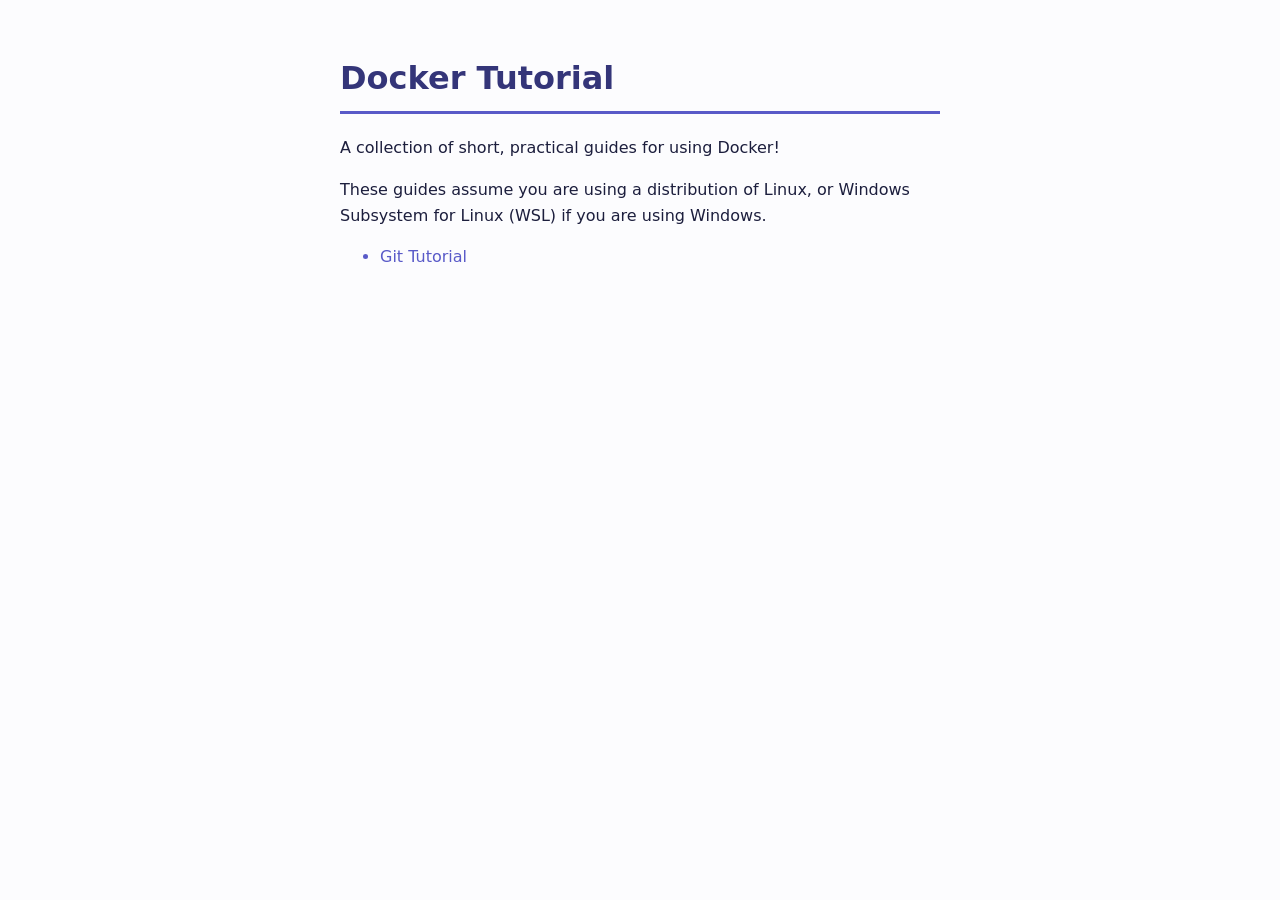
<file: index.html>
<!DOCTYPE html>
<html lang="en">
<head>
  <meta charset="UTF-8">
  <meta name="viewport" content="width=device-width, initial-scale=1.0">
  <title>Docker Tutorial</title>
  <link rel="stylesheet" href="css/style.css">
</head>
<body>

  <h1>Docker Tutorial</h1>
  <p>A collection of short, practical guides for using Docker!</p>
  <p>These guides assume you are using a distribution of Linux, or Windows Subsystem for Linux (WSL) if you are using Windows.</p>

  <ul>
    <li><a href="html/git.html">Git Tutorial</a></li>
  </ul>

</body>
</html>
</file>
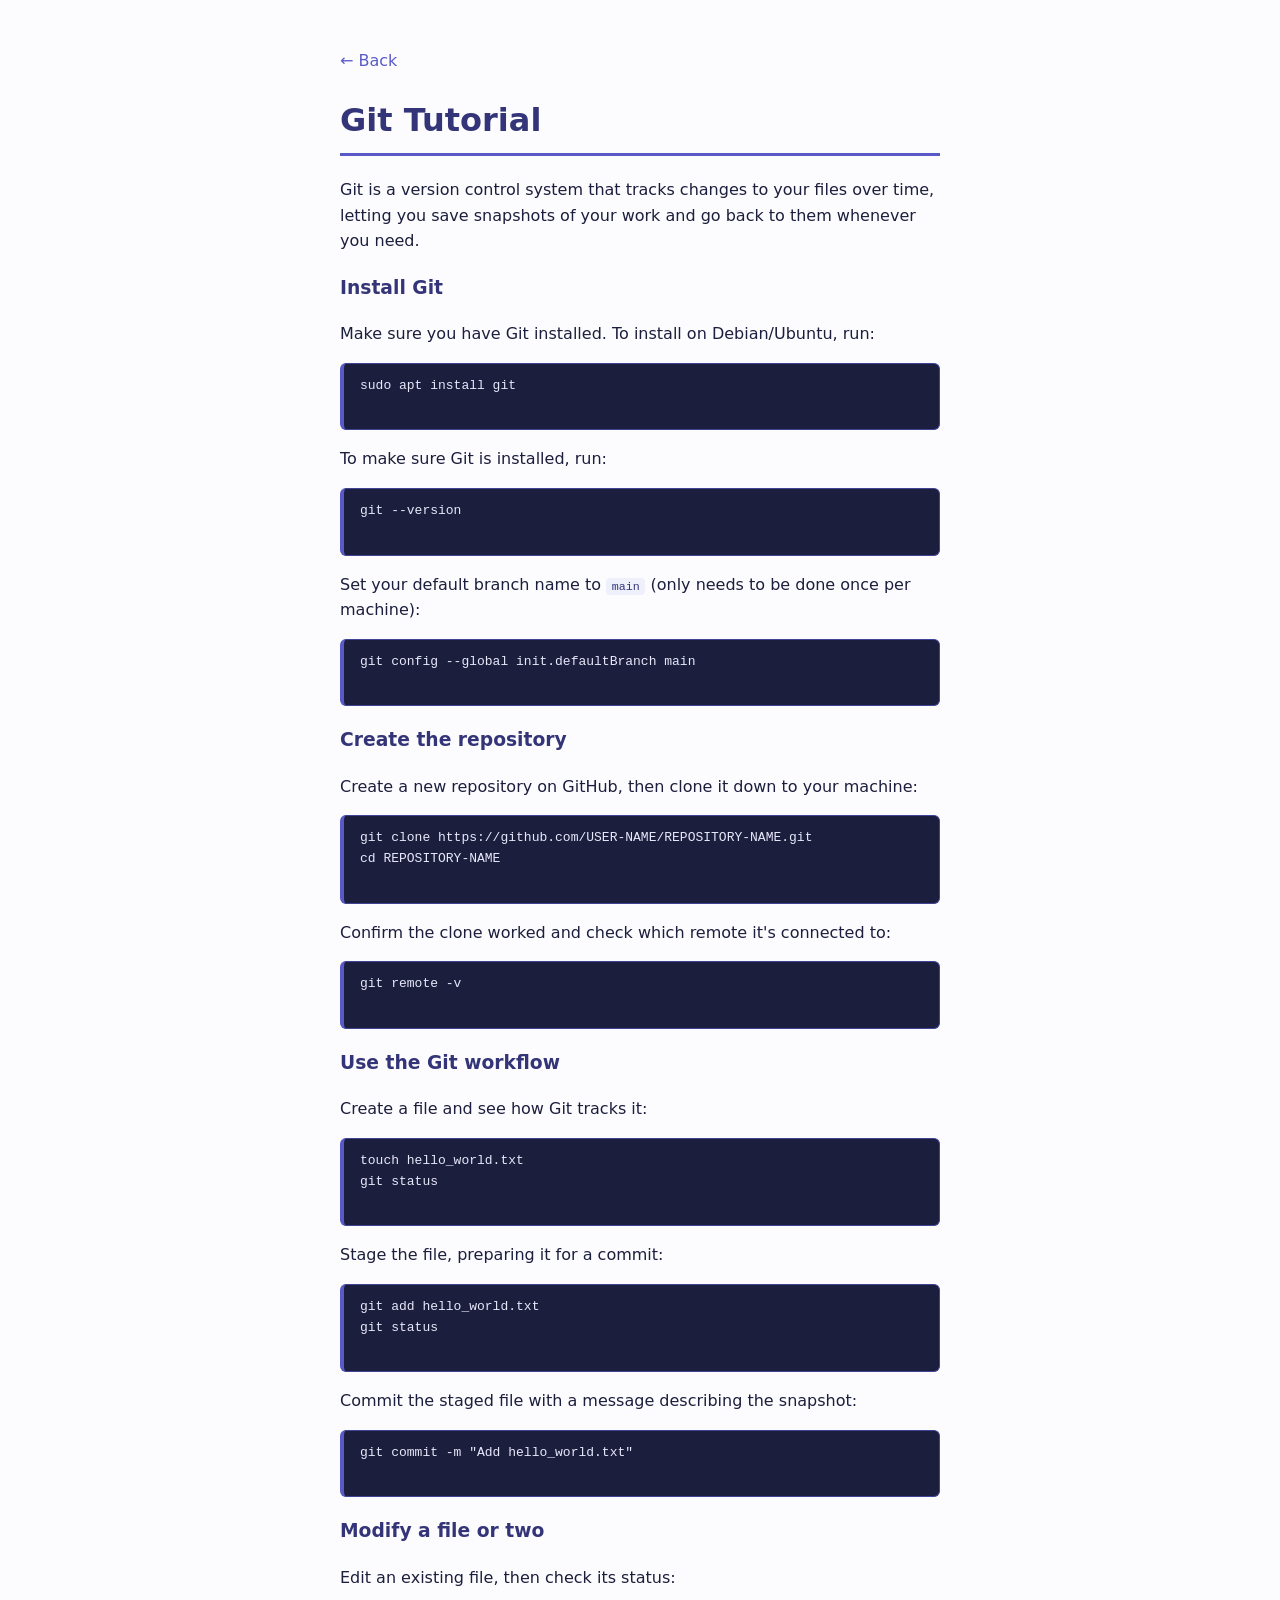
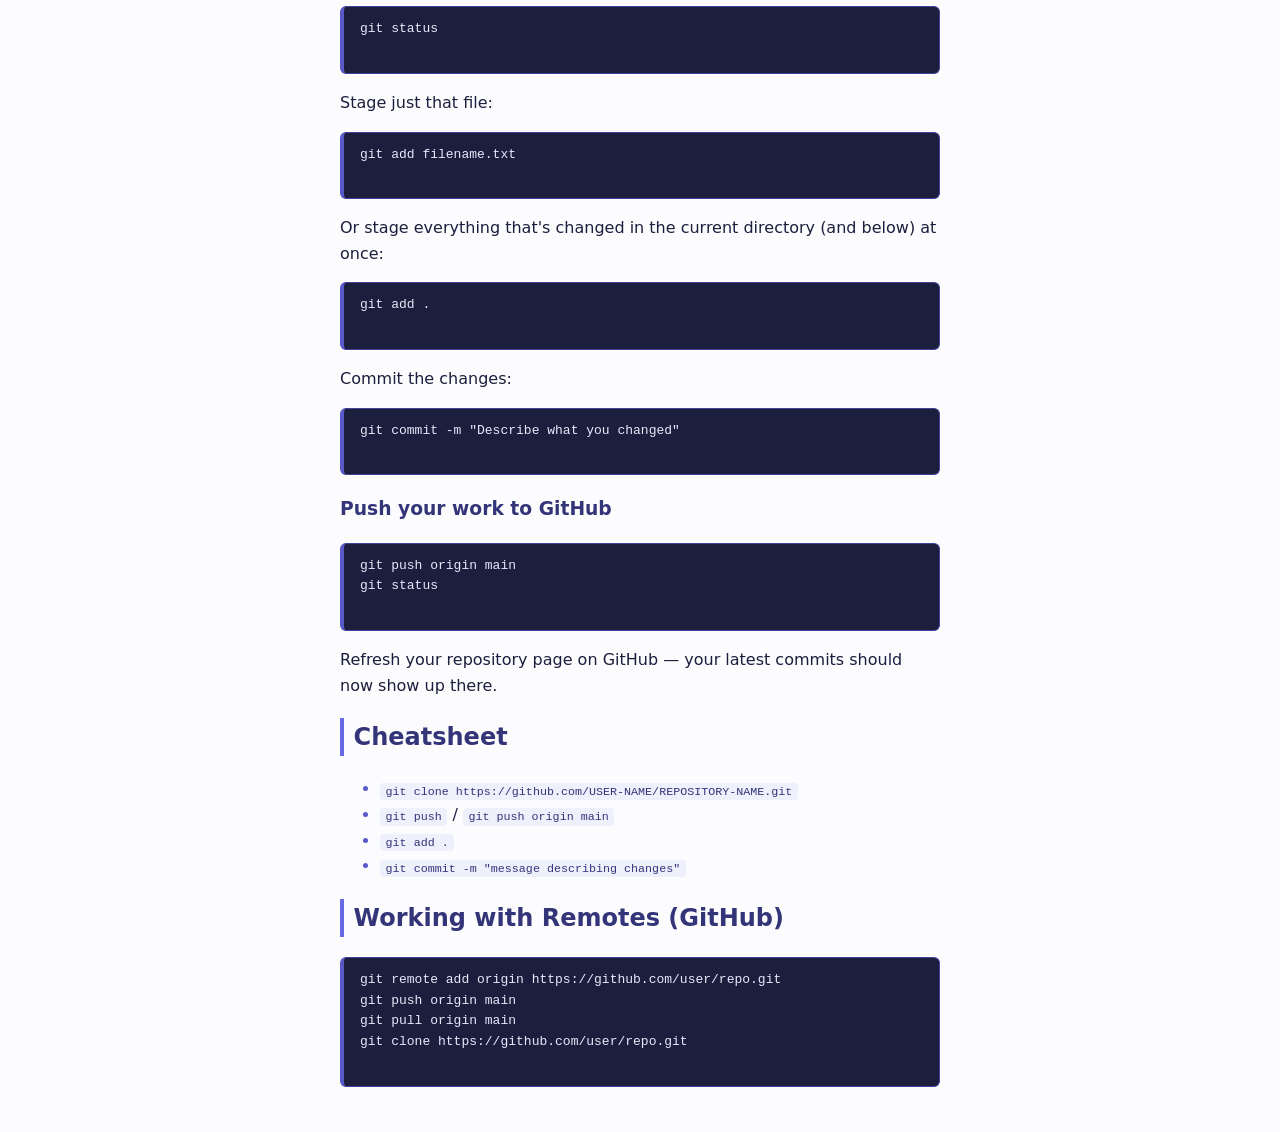
<file: html/git.html>
<!DOCTYPE html>
<head>
  <meta charset="UTF-8">
  <meta name="viewport" content="width=device-width, initial-scale=1.0">
  <title>Git Tutorial</title>
  <link rel="stylesheet" href="../css/style.css">
</head>


  <p><a href="../index.html">&larr; Back</a></p>

  <h1>Git Tutorial</h1>
  <p>Git is a version control system that tracks changes to your files over time, letting you save snapshots of your work and go back to them whenever you need.</p>

  <h3>Install Git</h3>
  <p>Make sure you have Git installed. To install on Debian/Ubuntu, run:</p>

  <pre>
sudo apt install git
  </pre>

  <p>To make sure Git is installed, run:</p>
  <pre>
git --version
  </pre>
  <p>Set your default branch name to <code>main</code> (only needs to be done once per machine):</p>
  <pre>
git config --global init.defaultBranch main
  </pre>

  <h3>Create the repository</h3>
  <p>Create a new repository on GitHub, then clone it down to your machine:</p>
  <pre>
git clone https://github.com/USER-NAME/REPOSITORY-NAME.git
cd REPOSITORY-NAME
  </pre>
  <p>Confirm the clone worked and check which remote it's connected to:</p>
  <pre>
git remote -v
  </pre>

  <h3>Use the Git workflow</h3>
  <p>Create a file and see how Git tracks it:</p>
  <pre>
touch hello_world.txt
git status
  </pre>
  <p>Stage the file, preparing it for a commit:</p>
  <pre>
git add hello_world.txt
git status
  </pre>
  <p>Commit the staged file with a message describing the snapshot:</p>
  <pre>
git commit -m "Add hello_world.txt"
  </pre>

  <h3>Modify a file or two</h3>
  <p>Edit an existing file, then check its status:</p>
  <pre>
git status
  </pre>
  <p>Stage just that file:</p>
  <pre>
git add filename.txt
  </pre>
  <p>Or stage everything that's changed in the current directory (and below) at once:</p>
  <pre>
git add .
  </pre>
  <p>Commit the changes:</p>
  <pre>
git commit -m "Describe what you changed"
  </pre>

  <h3>Push your work to GitHub</h3>
  <pre>
git push origin main
git status
  </pre>
  <p>Refresh your repository page on GitHub — your latest commits should now show up there.</p>

  <h2>Cheatsheet</h2>
  <ul>
    <li><code>git clone https://github.com/USER-NAME/REPOSITORY-NAME.git</code></li>
    <li><code>git push</code> / <code>git push origin main</code></li>
    <li><code>git add .</code></li>
    <li><code>git commit -m "message describing changes"</code></li>
  </ul>

  <h2>Working with Remotes (GitHub)</h2>
  <pre>
git remote add origin https://github.com/user/repo.git
git push origin main
git pull origin main
git clone https://github.com/user/repo.git
  </pre>

</body>
</html>
</file>
<file: css/style.css>
:root {
  --primary: #595ac8;
  --primary-dark: #414397;
  --primary-darkest: #343579;
  --primary-light: #6769e5;
  --primary-tint: #eef0fc;
  --ink: #1c1e3d;
}

body {
  max-width: 600px;
  margin: 0 auto;
  padding: 2rem 1.5rem;
  font-family: system-ui, -apple-system, "Segoe UI", sans-serif;
  line-height: 1.6;
  color: var(--ink);
  background: #fcfcfe;
}

h1, h2, h3 {
  color: var(--primary-darkest);
}

h1 {
  border-bottom: 3px solid var(--primary);
  padding-bottom: 0.4rem;
}

h2 {
  border-left: 4px solid var(--primary-light);
  padding-left: 0.6rem;
}

a {
  color: var(--primary);
  text-decoration: none;
}

a:hover {
  color: var(--primary-dark);
  text-decoration: underline;
}

code {
  background: var(--primary-tint);
  color: var(--primary-darkest);
  border-radius: 4px;
  padding: 0.1rem 0.35rem;
  font-size: 0.9em;
}

pre {
  background: var(--ink);
  color: #e8e8fb;
  border: 1px solid var(--primary-dark);
  border-left: 4px solid var(--primary);
  border-radius: 6px;
  padding: 0.75rem 1rem;
  overflow-x: auto;
}

pre code {
  background: none;
  color: inherit;
  padding: 0;
}

li::marker {
  color: var(--primary);
}
</file>
